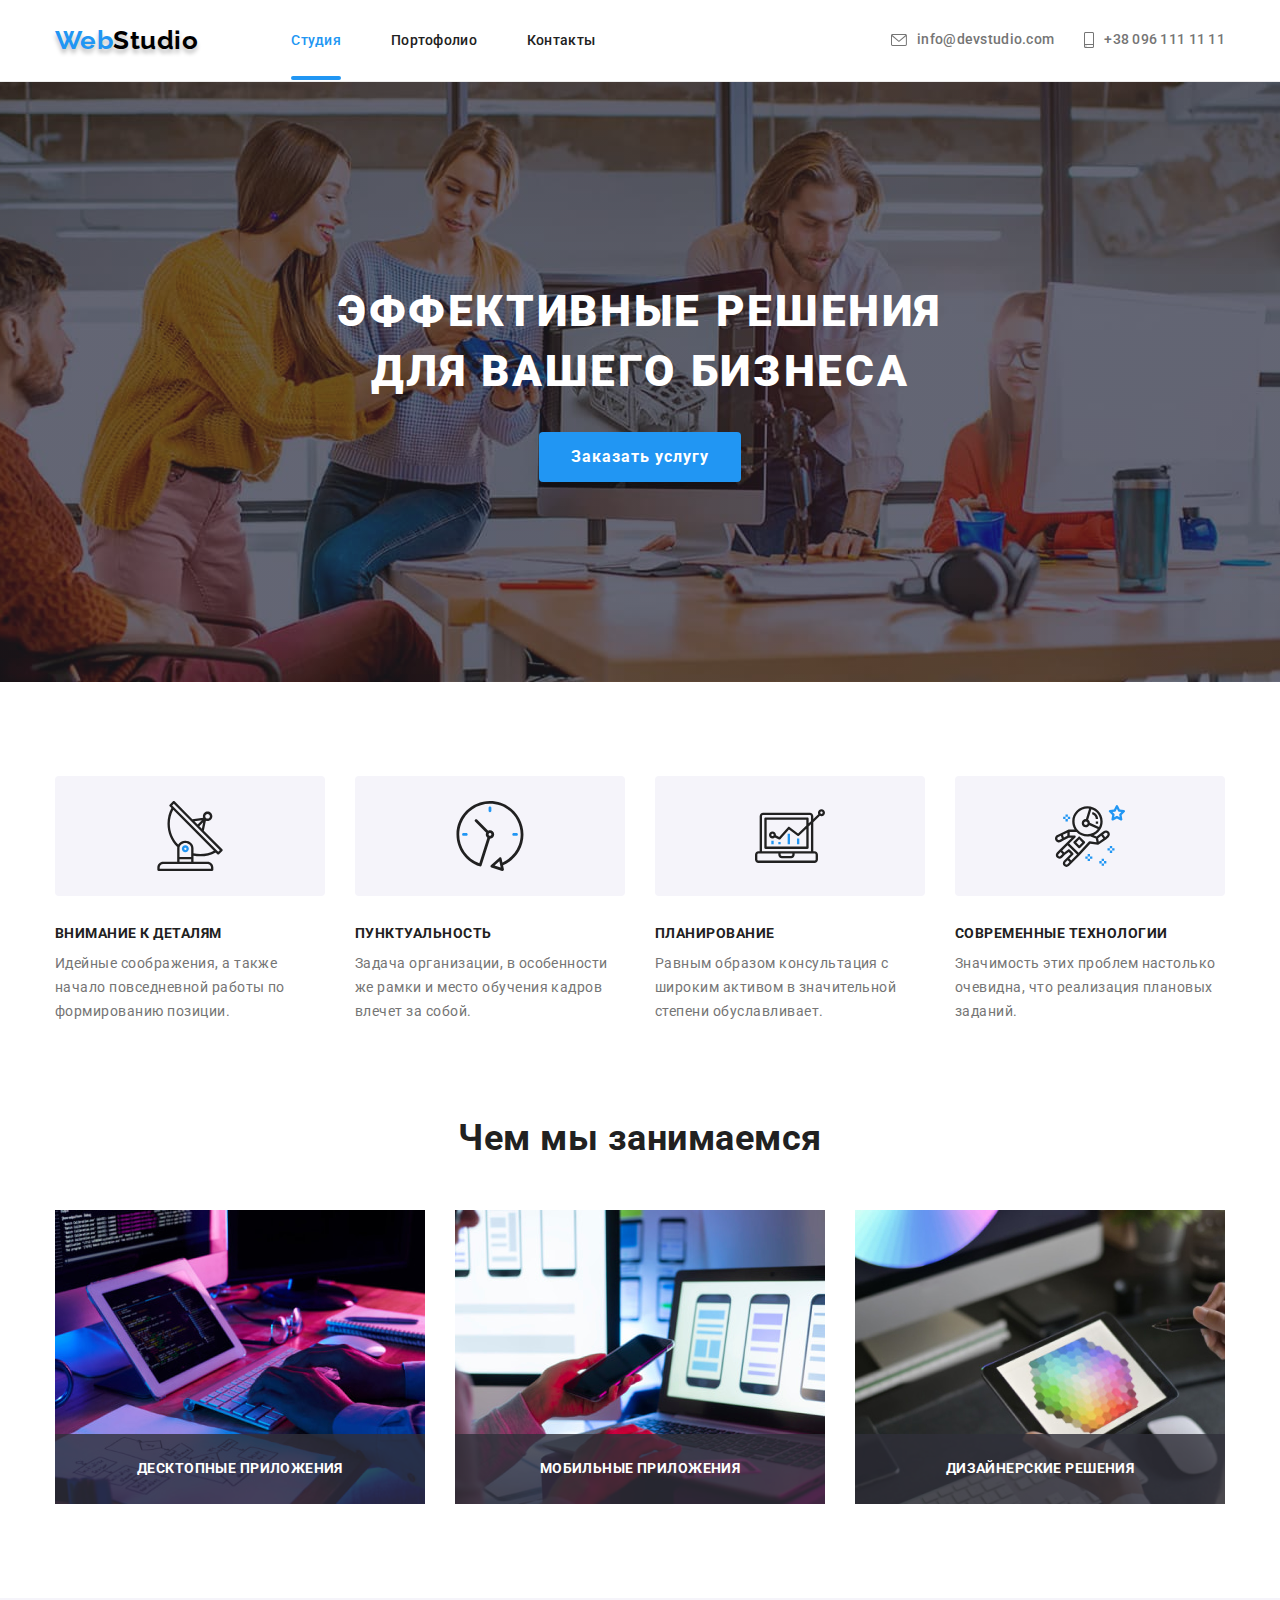
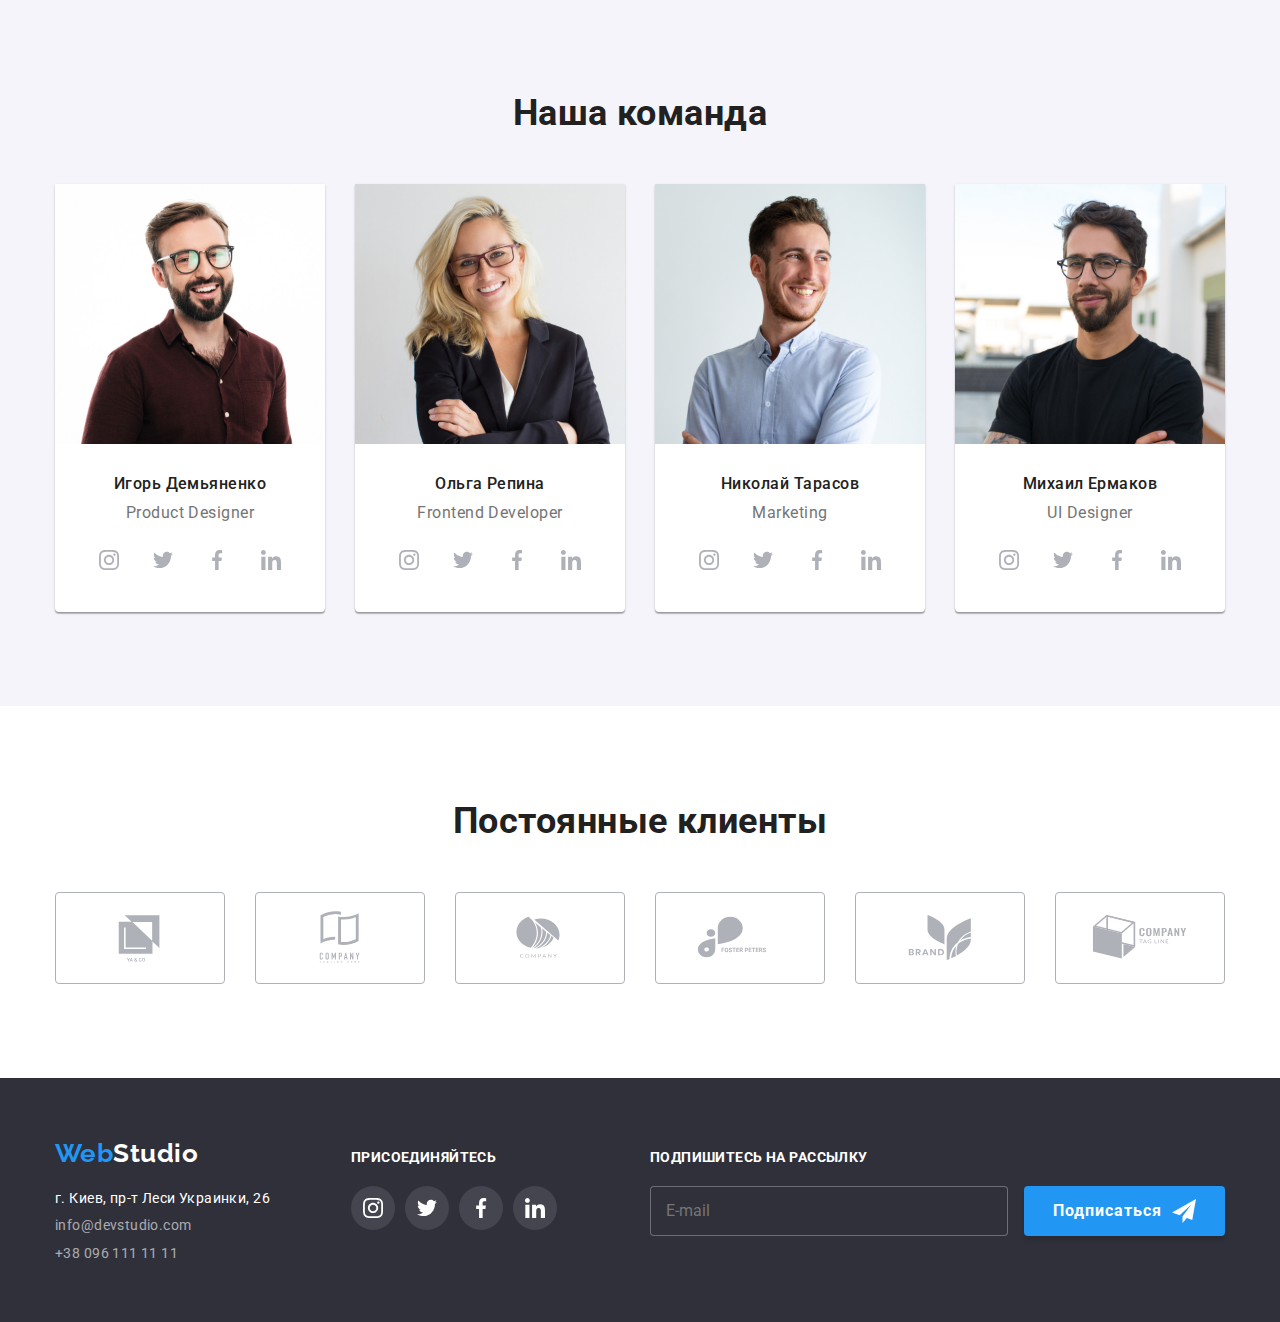
<file: index.html>
<!DOCTYPE html>
<html lang="ru">
<head>
    <meta charset="UTF-8">
    <meta http-equiv="X-UA-Compatible" content="IE=edge">
    <meta name="viewport" content="width=device-width, initial-scale=1.0">
    <title>Главная</title>
    <link rel="preconnect" href="https://fonts.googleapis.com">
    <link rel="preconnect" href="https://fonts.gstatic.com" crossorigin>
    <link href="https://fonts.googleapis.com/css2?family=Hurricane&family=Raleway:wght@700&family=Roboto:wght@400;500;700;900&display=swap"
        rel="stylesheet">
    <link rel="stylesheet" href="https://cdnjs.cloudflare.com/ajax/libs/modern-normalize/1.1.0/modern-normalize.min.css">
    <link rel="stylesheet" href="./css/styles.css">
</head>
<body>


    <!--Шапка сайта-->
    <header class="page-header">
        <div class="container header">
            <nav class="navigation-header">
                <a href="./index.html" class="logo"><span class="logo-web">Web</span>Studio</a>
                <ul class="site-nav">
                    <li class="site-nav-item"><a href="./index.html" class="site-nav-link current">Студия</a></li>
                    <li class="site-nav-item"><a href="./portfolio.html" class="site-nav-link">Портофолио</a></li>
                    <li class="site-nav-item"><a href="" class="site-nav-link">Контакты</a></li>
                </ul>
            </nav>
            <ul class="contacts-list">
                <li class="contacts-lis-item"><a href="mailto:info@devstudio.com" class="link">
                    <span class="contacts-list-icon">
                        <svg class="button-icon" width="16px" height="12px">
                            <use href="./images/icons.svg#icon-envelope"></use>
                        </svg>
                    </span>
                    info@devstudio.com</a></li>
                <li class="contacts-lis-item"><a href="tel:+380961111111" class="link">
                    <span class="contacts-list-icon">
                        <svg class="button-icon" width="10px" height="16px">
                            <use href="./images/icons.svg#icon-smartphone"></use>
                        </svg>
                    </span>
                    +38 096 111 11 11</a></li>
            </ul>
        </div>
    </header>

    <main>      
    <!--Основной заголовок сайта-->
    <section class="section-main">
        <div class="container">
            <h1 class="title-main-section">ЭФФЕКТИВНЫЕ РЕШЕНИЯ<br>ДЛЯ ВАШЕГО БИЗНЕСА</h1>
            <button type="button" class="button primary" data-modal-open>Заказать услугу</button>
        </div>
    </section>


    <!--Наши преимущества-->
    <section class="section">
        <div class="container">
            <h2 class="visually-hidden">Наши преимущества</h2>
            <ul class="advantages-list">
                <li class="advantages-list-item">
                    <div class="icon">
                        <svg class="button-icon" width="70px" height="70px">
                            <use href="./images/icons.svg#icon-antenna"></use>
                        </svg>
                    </div>
                    <h3 class="advantages-title">Внимание к деталям</h3>
                    <p class="advantages-text">Идейные соображения, а также начало повседневной работы по формированию позиции.</p>
                </li>

                <li class="advantages-list-item">
                    <div class="icon">
                        <svg class="button-icon" width="70px" height="70px">
                            <use href="./images/icons.svg#icon-clock"></use>
                        </svg>
                    </div>
                    <h3 class="advantages-title">Пунктуальность</h3>
                    <p class="advantages-text">Задача организации, в особенности же рамки и место обучения кадров влечет за собой.</p>
                </li>
                    
                <li class="advantages-list-item">
                    <div class="icon">
                        <svg class="button-icon" width="70px" height="70px">
                            <use href="./images/icons.svg#icon-diagram"></use>
                        </svg>
                    </div>
                    <h3 class="advantages-title">Планирование</h3>
                    <p class="advantages-text">Равным образом консультация с широким активом в значительной степени обуславливает.</p>
                </li>
                    
                <li class="advantages-list-item">
                    <div class="icon">
                        <svg class="button-icon" width="70px" height="70px">
                            <use href="./images/icons.svg#icon-astronaut"></use>
                        </svg>
                    </div>
                    <h3 class="advantages-title">Современные технологии</h3>
                    <p class="advantages-text">Значимость этих проблем настолько очевидна, что реализация плановых заданий.</p>
                </li>
            </ul>
        </div>
    </section>

    <!--Чем мы зпнимаемся-->
    <section class="section activity">
        <div class="container">
            <h2 class="section-title">Чем мы занимаемся</h2>
            <ul class="activity_list">
                <li class="activity-item"> 
                    <img src="./images/activities11.jpg" alt="Разработка сайтов"
                        width="370">
                    <div class="activity-card">
                        <p class="activity-content">Десктопные приложения</p>
                    </div>
                </li>

                <li class="activity-item">
                    <img src="./images/activities22.jpg" alt="Разработка мобильных приложений"
                        width="370">
                    <div class="activity-card">
                        <p class="activity-content">Мобильные приложения</p>
                    </div>
                </li>
                
                <li class="activity-item">
                    <img src="./images/activities33.jpg" alt="Разработка приложений для планшетов"
                        width="370">
                    <div class="activity-card">
                        <p class="activity-content">Дизайнерские решения</p>
                    </div>
                </li>
            </ul>
        </div>
    </section>
    
    <!--Наша команда-->
    <section class="section team">
        <div class="container">
            <h2 class="section-title">Наша команда</h2>
            <ul class="team-list">

                <li class="team-card">
                    <div class="card-thumb">
                        <img src="./images/demyanenko.jpg" alt="Игорь Демьяненко"
                            width="270">
                    </div>
                    <div class="team-card-content">
                        <h3 class="team-name">Игорь Демьяненко</h3>
                        <p class="team-profession">Product Designer</p>

                        <ul class="actions">
                            <li class="actions-item">
                                <a href="" class="icon instagram" aria-label="instagram">
                                    <span class="visually-hidden">Instagram</span>
                                    <svg class="button-icon" width="20px" height="20px">
                                        <use href="./images/icons.svg#icon-instagram"></use>
                                     </svg>
                                </a>
                            </li>

                            <li class="actions-item">
                                <a href="" class="icon twitter" aria-label="twitter">
                                    <span class="visually-hidden">Twitter</span>
                                    <svg class="button-icon" width="20px" height="20px">
                                        <use href="./images/icons.svg#icon-twitter"></use>
                                    </svg>
                                </a>
                            </li>

                            <li class="actions-item">
                                <a href="" class="icon facebook" aria-label="facebook">
                                    <span class="visually-hidden">Facebook</span>
                                    <svg class="button-icon" width="20px" height="20px">
                                        <use href="./images/icons.svg#icon-facebook"></use>
                                    </svg>
                                </a>
                            </li>

                            <li class="actions-item">
                                <a href="" class="icon linkedin" aria-label="linkedin">
                                    <span class="visually-hidden">Linkedin</span>
                                    <svg class="button-icon" width="20px" height="20px">
                                        <use href="./images/icons.svg#icon-linkedin"></use>
                                    </svg>
                                </a>
                            </li>

                        </ul>
                    </div>
                </li>

                <li class="team-card">
                    <div class="card-thumb">
                        <img src="./images/repina.jpg" alt="Ольга Репина"
                                width="270">
                    </div>
                    <div class="team-card-content">
                        <h3 class="team-name">Ольга Репина</h3>
                        <p class="team-profession">Frontend Developer</p>

                        <ul class="actions">
                            <li class="actions-item">
                                <a href="" class="icon instagram" aria-label="instagram">
                                    <span class="visually-hidden">Instagram</span>
                                    <svg class="button-icon" width="20px" height="20px">
                                        <use href="./images/icons.svg#icon-instagram"></use>
                                    </svg>
                                </a>
                            </li>
                        
                            <li class="actions-item">
                                <a href="" class="icon twitter" aria-label="twitter">
                                    <span class="visually-hidden">Twitter</span>
                                    <svg class="button-icon" width="20px" height="20px">
                                        <use href="./images/icons.svg#icon-twitter"></use>
                                    </svg>
                                </a>
                            </li>
                        
                            <li class="actions-item">
                                <a href="" class="icon facebook" aria-label="facebook">
                                    <span class="visually-hidden">Facebook</span>
                                    <svg class="button-icon" width="20px" height="20px">
                                        <use href="./images/icons.svg#icon-facebook"></use>
                                    </svg>
                                </a>
                            </li>
                        
                            <li class="actions-item">
                                <a href="" class="icon linkedin" aria-label="linkedin">
                                    <span class="visually-hidden">Linkedin</span>
                                    <svg class="button-icon" width="20px" height="20px">
                                        <use href="./images/icons.svg#icon-linkedin"></use>
                                    </svg>
                                </a>
                            </li>
                        </ul>

                    </div>
                </li>

                <li class="team-card">
                    <div class="card-thumb">
                        <img src="./images/trasov.jpg" alt="Николай Тарасов"
                                width="270">
                    </div>
                    <div class="team-card-content">
                        <h3 class="team-name">Николай Тарасов</h3>
                        <p class="team-profession">Marketing</p>

                        <ul class="actions">
                            <li class="actions-item">
                                <a href="" class="icon instagram" aria-label="instagram">
                                    <span class="visually-hidden">Instagram</span>
                                    <svg class="button-icon" width="20px" height="20px">
                                        <use href="./images/icons.svg#icon-instagram"></use>
                                    </svg>
                                </a>
                            </li>
                        
                            <li class="actions-item">
                                <a href="" class="icon twitter" aria-label="twitter">
                                    <span class="visually-hidden">Twitter</span>
                                    <svg class="button-icon" width="20px" height="20px">
                                        <use href="./images/icons.svg#icon-twitter"></use>
                                    </svg>
                                </a>
                            </li>
                        
                            <li class="actions-item">
                                <a href="" class="icon facebook" aria-label="facebook">
                                    <span class="visually-hidden">Facebook</span>
                                    <svg class="button-icon" width="20px" height="20px">
                                        <use href="./images/icons.svg#icon-facebook"></use>
                                    </svg>
                                </a>
                            </li>
                        
                            <li class="actions-item">
                                <a href="" class="icon linkedin" aria-label="linkedin">
                                    <span class="visually-hidden">Linkedin</span>
                                    <svg class="button-icon" width="20px" height="20px">
                                        <use href="./images/icons.svg#icon-linkedin"></use>
                                    </svg>
                                </a>
                            </li>
                        </ul>

                    </div>
                </li>

                <li class="team-card">
                    <div class="card-thumb">
                        <img src="./images/ermakov.jpg" alt="Михаил Ермаков"
                                width="270">
                    </div>
                    <div class="team-card-content">
                        <h3 class="team-name">Михаил Ермаков</h3>
                        <p class="team-profession">UI Designer</p>

                        <ul class="actions">
                            <li class="actions-item">
                                <a href="" class="icon instagram" aria-label="instagram">
                                    <span class="visually-hidden">Instagram</span>
                                    <svg class="button-icon" width="20px" height="20px">
                                        <use href="./images/icons.svg#icon-instagram"></use>
                                    </svg>
                                </a>
                            </li>
                        
                            <li class="actions-item">
                                <a href="" class="icon twitter" aria-label="twitter">
                                    <span class="visually-hidden">Twitter</span>
                                    <svg class="button-icon" width="20px" height="20px">
                                        <use href="./images/icons.svg#icon-twitter"></use>
                                    </svg>
                                </a>
                            </li>
                        
                            <li class="actions-item">
                                <a href="" class="icon facebook" aria-label="facebook">
                                    <span class="visually-hidden">Facebook</span>
                                    <svg class="button-icon" width="20px" height="20px">
                                        <use href="./images/icons.svg#icon-facebook"></use>
                                    </svg>
                                </a>
                            </li>
                        
                            <li class="actions-item">
                                <a href="" class="icon linkedin" aria-label="linkedin">
                                    <span class="visually-hidden">Linkedin</span>
                                    <svg class="button-icon" width="20px" height="20px">
                                        <use href="./images/icons.svg#icon-linkedin"></use>
                                    </svg>
                                </a>
                            </li>
                        </ul>

                    </div>
                </li>

            </ul>
        </div>
    </section>
    
<!-- Постоянные клиенты -->
    <section class="section client">
        <div class="container">
            <h2 class="section-title">Постоянные клиенты</h2>
            <ul class="clients">
                <li class="clients-item">
                    <a href="" class="icon client1" aria-label="client1">
                        <span class="visually-hidden">Client1</span>
                        <svg class="button-icon" width="106px" height="60px">
                            <use href="./images/icons.svg#icon-client1"></use>
                        </svg>
                    </a>
                </li>

                <li class="clients-item">
                    <a href="" class="icon client2" aria-label="client2">
                        <span class="visually-hidden">Client2</span>
                        <svg class="button-icon" width="106px" height="60px">
                            <use href="./images/icons.svg#icon-client2"></use>
                        </svg>
                    </a>
                </li>

                <li class="clients-item">
                    <a href="" class="icon client3" aria-label="client3">
                        <span class="visually-hidden">Client3</span>
                        <svg class="button-icon" width="106px" height="60px">
                            <use href="./images/icons.svg#icon-client3"></use>
                        </svg>
                    </a>
                </li>

                <li class="clients-item">
                    <a href="" class="icon client4" aria-label="client4">
                        <span class="visually-hidden">Client4</span>
                        <svg class="button-icon" width="106px" height="60px">
                            <use href="./images/icons.svg#icon-client4"></use>
                        </svg>
                    </a>
                </li>

                <li class="clients-item">
                    <a href="" class="icon client5" aria-label="client5">
                        <span class="visually-hidden">Client5</span>
                        <svg class="button-icon" width="106px" height="60px">
                            <use href="./images/icons.svg#icon-client5"></use>
                        </svg>
                    </a>
                </li>

                <li class="clients-item">
                    <a href="" class="icon client6" aria-label="client6">
                        <span class="visually-hidden">Client6</span>
                        <svg class="button-icon" width="106px" height="60px">
                            <use href="./images/icons.svg#icon-client6"></use>
                        </svg>
                    </a>
                </li>
            </ul>

        </div>
    </section>
    </main>

    <!--Подвал с контактами-->
    <footer class="section-footer">
        <div class="container footer">
            <div class="container-logo">
                <a href="./index.html" class="logo-footer"><span class="logo-web-footer">Web</span>Studio</a>
                    <address class="container-address">
                        <ul class="contacts-list-footer">
                            <li class="contacts-list-footer-item">
                                <a href="https://www.google.com.ua/maps/place/%D0%B1%D1%83%D0%BB.+%D0%9B%D0%B5%D1%81%D0%B8+%D0%A3%D0%BA%D1%80%D0%B0%D0%B8%D0%BD%D0%BA%D0%B8,+26,+%D0%9A%D0%B8%D0%B5%D0%B2,+02000/@50.4265807,30.5361971,17z/data=!3m1!4b1!4m5!3m4!1s0x40d4cf0e033ecbe9:0x57a4dffefec77da0!8m2!3d50.4265807!4d30.5383859?hl=ru"
                                    target="_blank" title="Карта Google" class="address-link">г. Киев, пр-т Леси Украинки, 26 </a>
                            </li>
                            <li class="contacts-list-footer-item">
                                <a href="mailto:info@devstudio.com" class="contacts-link">info@devstudio.com</a><br />
                            </li>
                            <li class="contacts-list-footer-item">
                                <a href="tel:+380961111111" class="contacts-link">+38 096 111 11 11</a>
                            </li>
                        </ul>
                    </address>
            </div>
            <div class="container-address-footer">
                <p class="join-title">Присоединяйтесь</p>
                <ul class="actions-footer">
                    <li class="actions-item">
                        <a href="" class="icon-footer" aria-label="instagram">
                            <span class="visually-hidden">Instagram</span>
                            <svg class="button-icon" width="20px" height="20px">
                                <use href="./images/icons.svg#icon-instagram"></use>
                            </svg>
                        </a>
                    </li>
                
                    <li class="actions-item">
                        <a href="" class="icon-footer" aria-label="twitter">
                            <span class="visually-hidden">Twitter</span>
                            <svg class="button-icon" width="20px" height="20px">
                                <use href="./images/icons.svg#icon-twitter"></use>
                            </svg>
                        </a>
                    </li>
                
                    <li class="actions-item">
                        <a href="" class="icon-footer" aria-label="facebook">
                            <span class="visually-hidden">Facebook</span>
                            <svg class="button-icon" width="20px" height="20px">
                                <use href="./images/icons.svg#icon-facebook"></use>
                            </svg>
                        </a>
                    </li>
                
                    <li class="actions-item">
                        <a href="" class="icon-footer" aria-label="linkedin">
                            <span class="visually-hidden">Linkedin</span>
                            <svg class="button-icon" width="20px" height="20px">
                                <use href="./images/icons.svg#icon-linkedin"></use>
                            </svg>
                        </a>
                    </li>
                </ul>
            </div>

            <!-- Подписка в футере -->
            <div class="subscription">
                <p class="subscription-title">Подпишитесь на рассылку</p>
                <form>
                    <label class="subscription-label" for="email"></label>
                    <input class="subscription-input" type="email" name="subscription" id="email" placeholder="E-mail">
                    <button class="subscription-button" type="submit">
                        Подписаться
                        <svg class="button-icon-send" width="24px" height="24px">
                            <use href="./images/icons.svg#icon-send"></use>
                        </svg>
                    </button>
                </form>
            </div>

        </div>
    </footer>

    <!-- Модальное окно -->
    <div class="backdrop is-hidden" data-modal>
        <div class="modal">
            <button class="icon-close-button" data-modal-close> 
                <svg class="icon-close" width="18px" height="18px">
                <use href="./images/icons.svg#icon-close"></use>
            </svg>
            </button>
            <h2 class="modal-title">Оставьте свои данные, мы вам перезвоним</h2>
            <form class="form">
                <div class="form-field">
                    <label class="form-label" for="name">Имя</label>
                    <div class="block-svg">
                        <input class="form-input" type="text" name="username" id="name">
                        <svg class="modal-icon" width="12px" height="12px">
                            <use href="./images/icons.svg#icon-name"></use>
                        </svg>
                    </div>
                </div>

                <div class="form-field">
                    <label class="form-label" for="tel">Телефон</label>
                    <div class="block-svg">
                        <input class="form-input" type="tel" name="phone-numbe" id="tel">
                        <svg class="modal-icon" width="12px" height="12px">
                            <use href="./images/icons.svg#icon-tell"></use>
                        </svg>
                    </div>
                </div>

                <div class="form-field">
                    <label class="form-label" for="mail">Почта</label>
                    <div class="block-svg">
                        <input class="form-input" type="email" name="email" id="mail">
                        <svg class="modal-icon" width="12px" height="12px">
                            <use href="./images/icons.svg#icon-mail"></use>
                        </svg>
                    </div>
                </div>

                <div class="form-field-comment">
                    <label class="form-label" for="comment">Комментарий</label>
                    <textarea class="form-textarea" name="comment" rows="10" id="comment" placeholder="Введите текст"></textarea>
                </div>

                <div class="form-checkbox">
                    <label class="checkbox-label" for="agreement">
                        <input class="checkbox-input" type="checkbox" name="agreement" value="yes" id="agreement">
                        <svg class="checkbox-icon" width="16px" height="15px">
                            <use href="./images/icons.svg#icon-check"></use>
                        </svg>
                        Соглашаюсь с рассылкой и принимаю <a href=""> Условия договора</a>
                    </label>
                </div>

                <button class="button-modal" type="submit">Отправить</button>

            </form>
        </div>
    </div>

    <script src="./js/modal.js"></script>

</body>
</html>
</file>
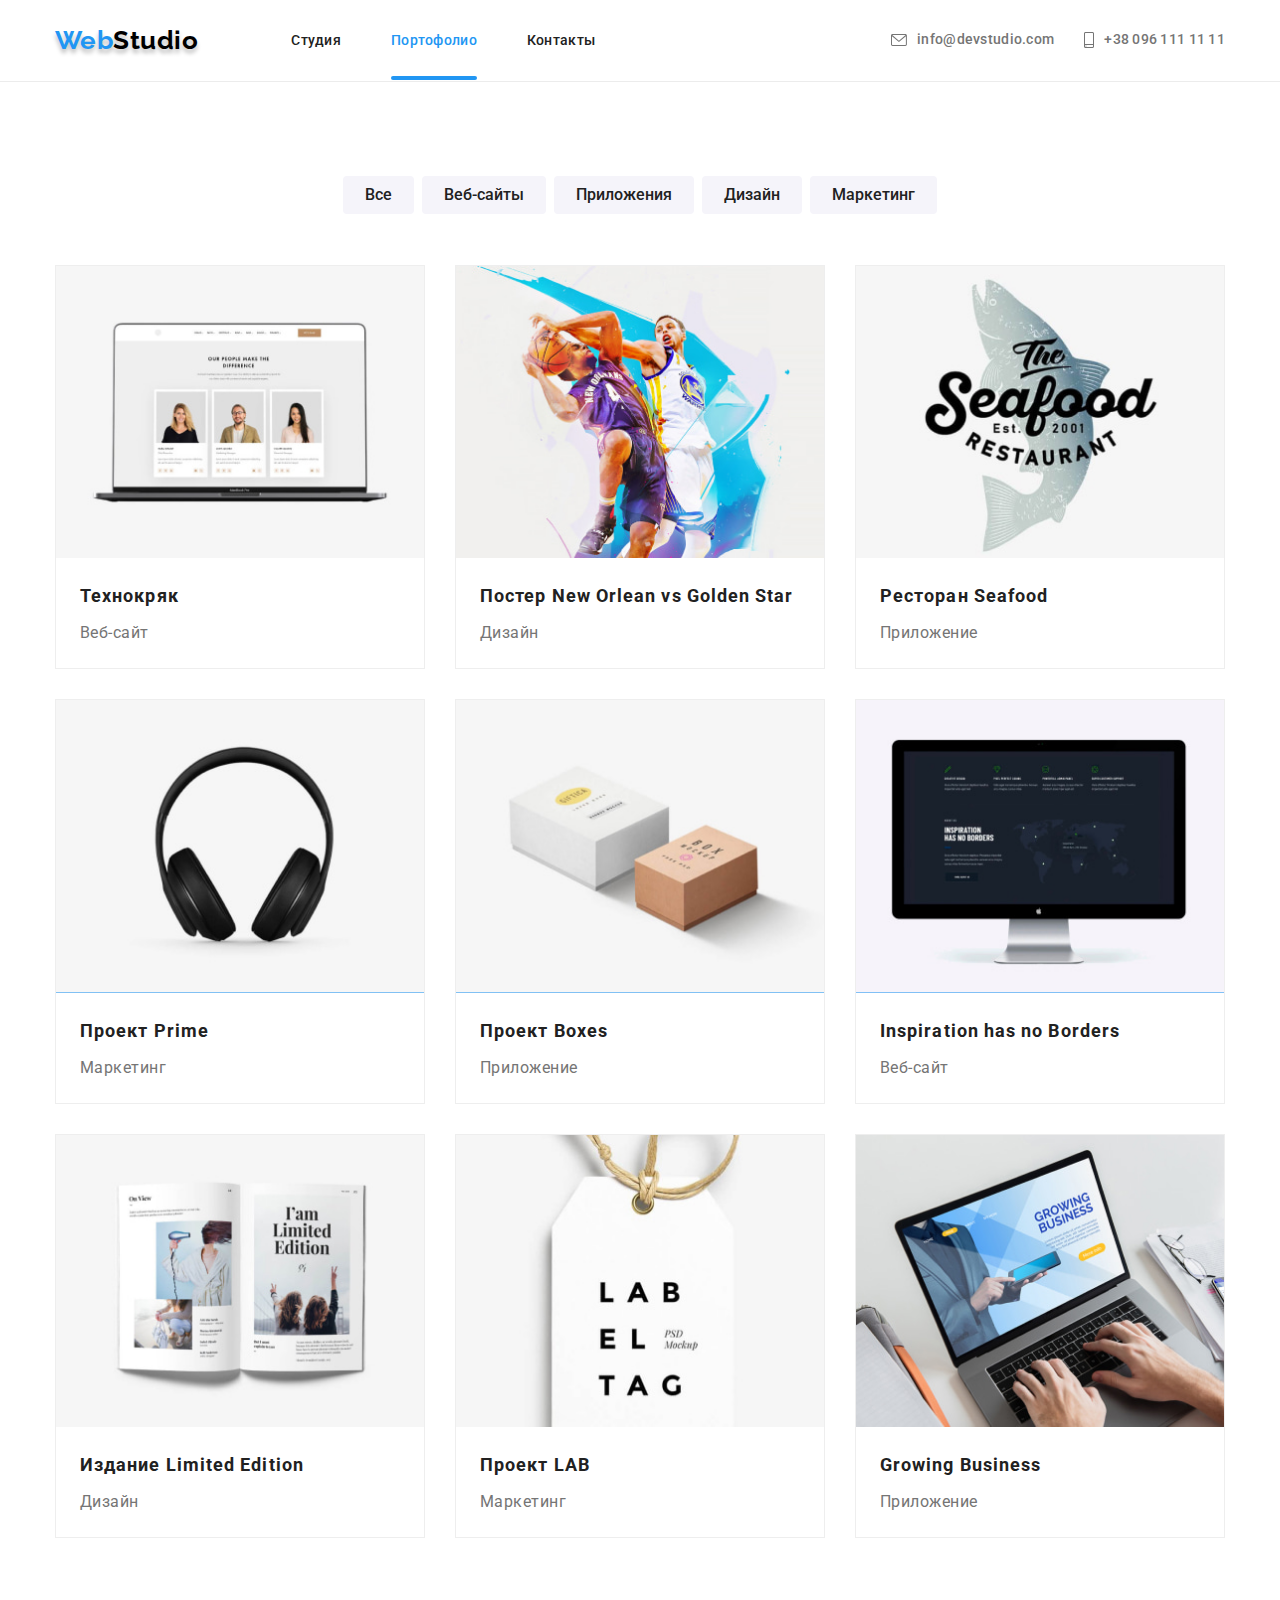
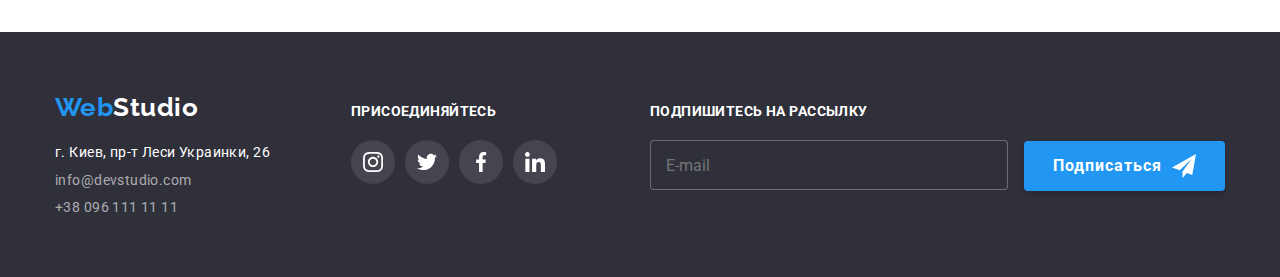
<file: portfolio.html>
<!DOCTYPE html>
<html lang="ru">
<head>
    <meta charset="UTF-8">
    <meta http-equiv="X-UA-Compatible" content="IE=edge">
    <meta name="viewport" content="width=device-width, initial-scale=1.0">
    <title>Портфолио</title>
    <link rel="preconnect" href="https://fonts.googleapis.com">
    <link rel="preconnect" href="https://fonts.gstatic.com" crossorigin>
    <link
        href="https://fonts.googleapis.com/css2?family=Hurricane&family=Raleway:wght@700&family=Roboto:wght@400;500;700;900&display=swap"
        rel="stylesheet">
    <link rel="stylesheet" href="https://cdnjs.cloudflare.com/ajax/libs/modern-normalize/1.1.0/modern-normalize.min.css">
    <link rel="stylesheet" href="./css/styles.css">
</head>
<body>

    <!--Шапка сайта-->
    <header class="page-header">
        <div class="container header">
            <nav class="navigation-header">
                <a href="./index.html" class="logo"><span class="logo-web">Web</span>Studio</a>
                <ul class="site-nav">
                    <li class="site-nav-item"><a href="./index.html" class="site-nav-link">Студия</a></li>
                    <li class="site-nav-item"><a href="./portfolio.html" class="site-nav-link current">Портофолио</a></li>
                    <li class="site-nav-item"><a href="" class="site-nav-link">Контакты</a></li>
                </ul>
            </nav>
            <ul class="contacts-list">
                <li class="contacts-lis-item"><a href="mailto:info@devstudio.com" class="link">
                        <span class="contacts-list-icon">
                            <svg class="button-icon" width="16px" height="12px">
                                <use href="./images/icons.svg#icon-envelope"></use>
                            </svg>
                        </span>
                        info@devstudio.com</a></li>
                <li class="contacts-lis-item"><a href="tel:+380961111111" class="link">
                        <span class="contacts-list-icon">
                            <svg class="button-icon" width="10px" height="16px">
                                <use href="./images/icons.svg#icon-smartphone"></use>
                            </svg>
                        </span>
                        +38 096 111 11 11</a></li>
            </ul>
        </div>
    </header>

    <main>

        <!--Наше портфолио-->
        <section class="section">
            <div class="container">
                <h1 class="visually-hidden">Наше портфолио</h1>
                <ul class="button-list">
                    <li class="button-list-item">
                        <button type="button" class="button secondary">Все</button>
                    </li>

                    <li class="button-list-item">
                        <button type="button" class="button secondary">Веб-сайты</button>
                    </li>

                    <li class="button-list-item">
                        <button type="button" class="button secondary">Приложения</button>
                    </li>

                    <li class="button-list-item">
                        <button type="button" class="button secondary">Дизайн</button>
                    </li>
                    
                    <li class="button-list-item">
                        <button type="button" class="button secondary">Маркетинг</button>
                    </li>
                </ul>

                <ul class="work-list">
                    <li class="item-card">
                        <a href="" class="item-card-link">
                            <div class="card-thumb">
                                <img class="card-thumb-img" src="./images/technoquack.jpg" alt="Пример веб-сайта на ноут-буке">
                                <div class="actions-description">
                                    <p class="description">Ресурс предлагает комплексные предложения с разным уровнем функционала и сервисов. Все это
                                        позволит посетителю получить
                                        исчерпывающие сведения о компании или частном лице.</p>
                                </div>
                            </div>
                            <div class="card-content">
                                <h2 class="work-title">Технокряк</h2>
                                <p class="work-category">Веб-сайт</p>
                            </div>
                        </a>
                    </li>

                    <li class="item-card">
                        <a href="" class="item-card-link">
                            <div class="card-thumb">
                                <img src="./images/orlean.jpg" alt="Два баскетболиста">
                                <div class="actions-description">
                                    <p class="description">Ресурс предлагает комплексные предложения с разным уровнем функционала и сервисов. Все это
                                        позволит посетителю получить
                                        исчерпывающие сведения о компании или частном лице.</p>
                                </div>
                            </div>
                            <div class="card-content">
                                <h2 class="work-title">Постер New Orlean vs Golden Star</h2>
                                <p class="work-category">Дизайн</p>
                            </div>
                        </a>
                    </li>

                    <li class="item-card">
                        <a href="" class="item-card-link">
                            <div class="card-thumb">
                                <img src="./images/seafood.jpg" alt="Эмблема рыбного ресторана">
                                <div class="actions-description">
                                    <p class="description">Ресурс предлагает комплексные предложения с разным уровнем функционала и сервисов. Все это
                                        позволит посетителю получить
                                        исчерпывающие сведения о компании или частном лице.</p>
                                </div>
                            </div>
                            <div class="card-content">
                                <h2 class="work-title">Ресторан Seafood</h2>
                                <p class="work-category">Приложение</p>
                            </div>
                        </a>
                    </li>

                    <li class="item-card">
                        <a href="" class="item-card-link">
                            <div class="card-thumb">
                                <img src="./images/prime.jpg" alt="Черные наушники">
                                <div class="actions-description">
                                    <p class="description">Ресурс предлагает комплексные предложения с разным уровнем функционала и сервисов. Все это
                                        позволит посетителю получить
                                        исчерпывающие сведения о компании или частном лице.</p>
                                </div>
                            </div>
                            <div class="card-content">
                                <h2 class="work-title">Проект Prime</h2>
                                <p class="work-category">Маркетинг</p>
                            </div>
                        </a>
                    </li>

                    <li class="item-card">
                        <a href="" class="item-card-link">
                            <div class="card-thumb">
                                <img src="./images/boxes.jpg" alt="Две картонные каробки">
                                <div class="actions-description">
                                    <p class="description">Ресурс предлагает комплексные предложения с разным уровнем функционала и сервисов. Все это
                                        позволит посетителю получить
                                        исчерпывающие сведения о компании или частном лице.</p>
                                </div>
                            </div>
                            <div class="card-content">
                                <h2 class="work-title">Проект Boxes</h2>
                                <p class="work-category">Приложение</p>
                            </div>
                        </a>
                    </li>

                    <li class="item-card">
                        <a href="" class="item-card-link">
                            <div class="card-thumb">
                                <img src="./images/inspiration.jpg" alt="Пример веб-сайта на монитору">
                                <div class="actions-description">
                                    <p class="description">Ресурс предлагает комплексные предложения с разным уровнем функционала и сервисов. Все это
                                        позволит посетителю получить
                                        исчерпывающие сведения о компании или частном лице.</p>
                                </div>
                            </div>
                            <div class="card-content">
                                <h2 class="work-title">Inspiration has no Borders</h2>
                                <p class="work-category">Веб-сайт</p>
                            </div>
                        </a>
                    </li>

                    <li class="item-card">
                        <a href="" class="item-card-link">
                            <div class="card-thumb">
                                <img src="./images/publishing.jpg" alt="Открытый журнал">
                                <div class="actions-description">
                                    <p class="description">Ресурс предлагает комплексные предложения с разным уровнем функционала и сервисов. Все это
                                        позволит посетителю получить
                                        исчерпывающие сведения о компании или частном лице.</p>
                                </div>
                            </div>
                            <div class="card-content">
                                <h2 class="work-title">Издание Limited Edition</h2>
                                <p class="work-category">Дизайн</p>
                            </div>
                        </a>
                    </li>

                    <li class="item-card">
                        <a href="" class="item-card-link">
                            <div class="card-thumb">
                                <img src="./images/lab.jpg" alt="Бирка с надписью">
                                <div class="actions-description">
                                    <p class="description">Ресурс предлагает комплексные предложения с разным уровнем функционала и сервисов. Все это
                                        позволит посетителю получить
                                        исчерпывающие сведения о компании или частном лице.</p>
                                </div>
                            </div>
                            <div class="card-content">
                                <h2 class="work-title">Проект LAB</h2>
                                <p class="work-category">Маркетинг</p>
                            </div>
                        </a>
                    </li>

                    <li class="item-card">
                        <a href="" class="item-card-link">
                            <div class="card-thumb">
                                <img src="./images/business.jpg" alt="Открытий ноут-бук">
                                <div class="actions-description">
                                    <p class="description">Ресурс предлагает комплексные предложения с разным уровнем функционала и сервисов. Все это
                                        позволит посетителю получить
                                        исчерпывающие сведения о компании или частном лице.</p>
                                </div>
                            </div>
                            <div class="card-content">
                                <h2 class="work-title">Growing Business</h2>
                                <p class="work-category">Приложение</p>
                            </div>
                        </a>
                    </li>
                </ul>
            </div>
        </section>

    </main>

    <!--Подвал с контактами-->
    <footer class="section-footer">
        <div class="container footer">
            <div class="container-logo">
                <a href="./index.html" class="logo-footer"><span class="logo-web-footer">Web</span>Studio</a>
                <address class="container-address">
                    <ul class="contacts-list-footer">
                        <li class="contacts-list-footer-item">
                            <a href="https://www.google.com.ua/maps/place/%D0%B1%D1%83%D0%BB.+%D0%9B%D0%B5%D1%81%D0%B8+%D0%A3%D0%BA%D1%80%D0%B0%D0%B8%D0%BD%D0%BA%D0%B8,+26,+%D0%9A%D0%B8%D0%B5%D0%B2,+02000/@50.4265807,30.5361971,17z/data=!3m1!4b1!4m5!3m4!1s0x40d4cf0e033ecbe9:0x57a4dffefec77da0!8m2!3d50.4265807!4d30.5383859?hl=ru"
                                target="_blank" title="Карта Google" class="address-link">г. Киев, пр-т Леси Украинки, 26
                            </a>
                        </li>
                        <li class="contacts-list-footer-item">
                            <a href="mailto:info@devstudio.com" class="contacts-link">info@devstudio.com</a><br />
                        </li>
                        <li class="contacts-list-footer-item">
                            <a href="tel:+380961111111" class="contacts-link">+38 096 111 11 11</a>
                        </li>
                    </ul>
                </address>
            </div>
            <div class="container-address-footer">
                <p class="join-title">Присоединяйтесь</p>
                <ul class="actions-footer">
                    <li class="actions-item">
                        <a href="" class="icon-footer" aria-label="instagram">
                            <span class="visually-hidden">Instagram</span>
                            <svg class="button-icon" width="20px" height="20px">
                                <use href="./images/icons.svg#icon-instagram"></use>
                            </svg>
                        </a>
                    </li>
    
                    <li class="actions-item">
                        <a href="" class="icon-footer" aria-label="twitter">
                            <span class="visually-hidden">Twitter</span>
                            <svg class="button-icon" width="20px" height="20px">
                                <use href="./images/icons.svg#icon-twitter"></use>
                            </svg>
                        </a>
                    </li>
    
                    <li class="actions-item">
                        <a href="" class="icon-footer" aria-label="facebook">
                            <span class="visually-hidden">Facebook</span>
                            <svg class="button-icon" width="20px" height="20px">
                                <use href="./images/icons.svg#icon-facebook"></use>
                            </svg>
                        </a>
                    </li>
    
                    <li class="actions-item">
                        <a href="" class="icon-footer" aria-label="linkedin">
                            <span class="visually-hidden">Linkedin</span>
                            <svg class="button-icon" width="20px" height="20px">
                                <use href="./images/icons.svg#icon-linkedin"></use>
                            </svg>
                        </a>
                    </li>
                </ul>
            </div>

            <!-- Подписка в футере -->
            <div class="subscription">
                <p class="subscription-title">Подпишитесь на рассылку</p>
                <form>
                    <label class="subscription-label" for="email"></label>
                    <input class="subscription-input" type="email" name="subscription" id="email" placeholder="E-mail">
                    <button class="subscription-button" type="submit">
                        Подписаться
                        <svg class="button-icon-send" width="24px" height="24px">
                            <use href="./images/icons.svg#icon-send"></use>
                        </svg>
                    </button>
                </form>
            </div>
            
        </div>
    </footer>

</body>
</html>
</file>
<file: css/styles.css>
:root {
  --primary-text-color: #757575;
  --title-text-color: #212121;
  --accent-color: #2196f3;
  --white-color: #ffffff;
  --background-color-secondary: #f5f4fa;
  --background-color-accent: #2f303a;
  --color-icon: #AFB1B8;
}

html {
  box-sizing: border-box;
}

*,
*::before
*::after {
  box-sizing: inherit;
}


body {
  background-color: var(--white-color);
  color: var(--primary-text-color);
  font-family: 'Roboto', sans-serif;
  letter-spacing: 0.03em;
}
img {
  display: block;
  max-width: 100%;
  height: auto;
}

button {
  font-family: inherit;
  cursor: pointer;
}

.container {
  width: 100%;
  max-width: 1200px;
  padding-left: 15px;
  padding-right: 15px;
  margin-left: auto;
  margin-right: auto;
}

.section {
  padding-top: 94px;
  padding-bottom: 94px;
}

/* Шапка сайта */
.page-header {
  padding-top: 25px;
  padding-bottom: 25px;
  border-bottom: 1px solid #ECECEC;
}

.container.header {
  display: flex;
  align-items: center;
}

/* Навигации по сайту */

.navigation-header {
  display: flex;
  align-items: center;
}

.site-nav {
  display: flex;
  margin-top: 0px;
  margin-bottom: 0px;
  list-style: none;
  padding: 0px;
  /* margin: 0px; */
}


.site-nav-item:not(:last-child) {
  margin-right: 50px;
}


.site-nav-link {
  color: var(--title-text-color);
  text-decoration: none;
  font-weight: 500;
  font-size: 14px;
  line-height: 1.14;
  letter-spacing: 0.02em;
  padding-top: 32px;
  padding-bottom: 32px;

  transition-property: color;
  transition-duration: 250ms;
  transition-timing-function: cubic-bezier(0.4, 0, 0.2, 1);
}

.site-nav-link:hover,
.site-nav-link:focus {
  position: relative;
  color: var(--accent-color);
}


/* Подчеркивание активной страницы */

.site-nav-link.current {
  position: relative;
  color: var(--accent-color);
}

.site-nav-link.current::after {
  content: '';
  position: absolute;
  left: 0;
  bottom: 0;

  display: block;
  width: 100%;
  height: 4px;
  background-color: var(--accent-color);
  border-radius: 2px;
}



/* Логотип */
.logo {
  margin-right: 93px;
  
  color: #000000;
  text-decoration: none;
  font-family: 'Raleway', sans-serif;
  font-weight: 700;
  font-size: 26px;
  line-height: 1.19;
  text-shadow: 0px 4px 4px rgba(0, 0, 0, 0.25);
}

.logo-web {
  color: var(--accent-color);
}


/* Контакты в хедере */
.contacts-list {
  display: flex;
  margin-left: auto;
  margin-bottom: 0px;
  margin-top: 0px;
  padding: 0px;
  list-style: none;
}

.contacts-list-icon {
  display: flex;
  margin-right: 10px;
}

.contacts-lis-item:not(:last-child) {
  margin-right: 30px;
}

.contacts-list .link {
  display: flex;
  align-items: center;
  color: var(--primary-text-color);
  text-decoration: none;
  font-weight: 500;
  font-size: 14px;
  line-height: 1.14;
  letter-spacing: 0.02em;

  transition-property: color;
  transition-duration: 250ms;
  transition-timing-function: cubic-bezier(0.4, 0, 0.2, 1);
}

.contacts-list .link:hover,
.contacts-list .link:focus {
  color: var(--accent-color);
}

/* Основной заголовок сайта */
.title-main-section {
  color: var(--white-color);
  font-weight: 900;
  font-size: 44px;
  line-height: 1.36;
  letter-spacing: 0.06em;
  text-transform: uppercase;
  margin-top: 0px;
  margin-bottom: 30px;
}

.section-main {
  max-width: 1600px;
  margin-right: auto;
  margin-left: auto;
  padding: 200px 0;
  text-align: center;

  background-color: #C4C4C4;
  background-image: linear-gradient(to right, rgba(47, 48, 58, 0.4), rgba(47, 48, 58, 0.4)),
  url("../images/hero.jpg");
  background-repeat: no-repeat;
  background-size: cover;
  background-position: center;
}

/* Кнопки общие  */


.button {
  color: var(--white-color);
  background-color: var(--accent-color);
  border-radius: 4px;
  border: none;
}

/* Кнопка в герое */

.button.primary {
  text-align: center;
  padding: 10px 32px;
  
  font-weight: 700;
  font-size: 16px;
  line-height: 1.88;
  letter-spacing: 0.06em;
  box-shadow: 0px 4px 4px rgba(0, 0, 0, 0.15);

  transition-property: background-color;
  transition-duration: 250ms;
  transition-timing-function: cubic-bezier(0.4, 0, 0.2, 1);
}

.button.primary:hover,
.button.primary:focus {
  background-color: #188CE8;
}

/* Наши преимущества */

.visually-hidden {
  position: absolute;
  width: 1px;
  height: 1px;
  margin: -1px;
  padding: 0px;
  border: 0px;
  white-space: nowrap;
  clip-path: inset(100%);
  clip: rect(0 0 0 0);
  overflow: hidden;
}

.advantages-list {
  display: flex;
  padding: 0px;
  margin: 0px;

  list-style: none;
}

.advantages-list-item:not(:last-child) {
  margin-right: 30px;
}

.advantages-list-item .icon {
  display: flex;
  justify-content: center;
  align-items: center;
  width: 270px;
  height: 120px;
  background-color: var(--background-color-secondary);
  border-radius: 4px;
  margin-bottom: 30px;
  margin-top: 0px;
}

.advantages-title {
  color: var(--title-text-color);
  font-weight: 700;
  font-size: 14px;
  line-height: 1.14;
  text-transform: uppercase;
  margin-top: 0px;
  margin-bottom: 10px;
}
.advantages-text {
  font-size: 14px;
  line-height: 1.71;
  margin-top: 0px;
  margin-bottom: 0px;
}

.section-advantages {
  padding-top: 94px;
}


/* Чем мы занимаемся */

.section.activity {
  padding-top: 0px;
}

.section-title {
  color: var(--title-text-color);
  font-weight: 700;
  font-size: 36px;
  line-height: 1.17;
  text-align: center;
  margin-top: 0px;
  margin-bottom: 50px;
}

.activity_list {
  display: flex;
  justify-content: space-between;
  padding: 0px;
  margin: 0px;

  list-style: none;
}

.activity-content {
  font-weight: 700;
  font-size: 14px;
  line-height: 1.14;
  letter-spacing: 0.03em;
  text-transform: uppercase;
  color: var(--white-color);
  margin: 0px;
}

.activity-item {
  position: relative;
}

.activity-card {
  display: flex;
  align-items: center;
  justify-content: center;

  width: 370px;
  height: 70px;
  background: rgba(47, 48, 58, 0.8);
  
  position: absolute;
  bottom: 0;
  right: 0;
}




/* Наша команда */
.section.team {
  background-color: var(--background-color-secondary);
}

.team-list {
  display: flex;
  padding: 0px;
  margin: 0px;

  list-style: none;
}

.team-list > .team-card:not(:last-child) {
  margin-right: 30px;
}

.team-card {
  background: var(--white-color); 
  box-shadow: 0px 1px 3px rgba(0, 0, 0, 0.12),
  0px 1px 1px rgba(0, 0, 0, 0.14),
  0px 2px 1px rgba(0, 0, 0, 0.2);
  border-radius: 0px 0px 4px 4px;
}

.team-card-content {
  padding-top: 30px;
  padding-bottom: 30px;
}

.team-name {
  color: var(--title-text-color);
  font-weight: 500;
  font-size: 16px;
  line-height: 1.19;
  text-align: center;
  margin-top: 0px;
  margin-bottom: 10px;
}
.team-profession {
  font-size: 16px;
  line-height: 1.19;
  text-align: center;
  margin-top: 0px;
  margin-bottom: 16px;
}

.actions {
  display: flex;
  justify-content: center;
  margin: 0px;
  padding: 0px;
  list-style: none;
}

.actions-item .icon {
  display: flex;
  justify-content: center;
  align-items: center;
  margin: 0px;
  padding: 0px;
  width: 44px;
  height: 44px;
  background-color: var(--white-color);
  border: none;
  border-radius: 50%;
  color: var(--color-icon);

  transition-property: background-color, color;
  transition-duration: 250ms;
  transition-timing-function: cubic-bezier(0.4, 0, 0.2, 1);
}

.button-icon {
  fill: currentColor;
}

.actions-item .icon:hover,
.actions-item .icon:focus {
  background-color: var(--accent-color);
  color: var(--white-color);
}

.actions > .actions-item:not(:last-child) {
  margin-right: 10px;
}


/* Наши клиенты */

.clients {
  display: flex;
  justify-content: center;
  margin: 0px;
  padding: 0px;
  list-style: none;
}

.clients-item .icon {
  display: flex;
  justify-content: center;
  align-items: center;
  margin: 0px;
  padding: 0px;
  width: 170px;
  height: 92px;
  background-color: var(--white-color);
  border: 1px solid var(--color-icon);
  border-radius: 4px;
  color: var(--color-icon);

  transition-property: borde, color;
  transition-duration: 250ms;
  transition-timing-function: cubic-bezier(0.4, 0, 0.2, 1);
}

.button-icon {
  fill: currentColor;
}

.clients-item .icon:hover,
.clients-item .icon:focus {
  border: 1px solid var(--accent-color);
  color: var(--accent-color);
}

.clients > .clients-item:not(:last-child) {
  margin-right: 30px;
}



/* Подвал сайта */

.logo-footer {
  display: flex;
  color: var(--white-color);
  font-family: 'Raleway', sans-serif;
  font-weight: 700;
  font-size: 26px;
  line-height: 1.19;
  text-decoration: none;
  margin-bottom: 20px;
}

.logo-web-footer {
  color: var(--accent-color);
}

.container.footer {
  display: flex;
  align-items: baseline;
}

.contacts-list-footer {
  margin: 0px;
  padding: 0px;
  list-style: none;
}

.contacts-list-footer .contacts-link {
  font-style: normal;
  font-size: 14px;
  letter-spacing: 0.03em;
  color: rgba(255, 255, 255, 0.6);
  text-decoration: none;

  transition-property: color;
  transition-duration: 250ms;
  transition-timing-function: cubic-bezier(0.4, 0, 0.2, 1);  
}

.contacts-list-footer .address-link {
  color: var(--white-color);
  font-style: normal;
  font-size: 14px;
  letter-spacing: 0.03em;
  text-decoration: none;

  transition-property: color;
  transition-duration: 250ms;
  transition-timing-function: cubic-bezier(0.4, 0, 0.2, 1);
}

.contacts-list-footer-item:not(:last-child) {
  margin-bottom: 9px;
}

.contacts-list-footer .address-link:hover,
.contacts-list-footer .address-link:focus {
  color: var(--accent-color);
}

.contacts-list-footer .contacts-link:hover,
.contacts-list-footer .contacts-link:focus {
  color: var(--accent-color);
}

.section-footer {
  background-color: var(--background-color-accent);
  padding-top: 60px;
  padding-bottom: 60px;
}

.join-title,
.subscription-title {
  font-weight: 700;
  font-size: 14px;
  line-height: 1.14;
  letter-spacing: 0.03em;
  text-transform: uppercase;
  color: var(--white-color);
  margin-bottom: 20px;
  margin-top: 0px;
}

.container-logo {
  margin-right: 70px;
  flex-grow: 1;
}

.actions-footer {
  display: flex;
  margin: 0px;
  padding: 0px;
  list-style: none;
}

.actions-footer>.actions-item:not(:last-child) {
  margin-right: 10px;
}

.actions-item .icon-footer {
  display: flex;
  justify-content: center;
  align-items: center;
  margin: 0px;
  padding: 0px;
  width: 44px;
  height: 44px;
  background-color: rgba(255, 255, 255, 0.1);
  border: none;
  border-radius: 50%;
  color: var(--white-color);

  transition-property: background-color;
  transition-duration: 250ms;
  transition-timing-function: cubic-bezier(0.4, 0, 0.2, 1);
}

.actions-item .icon-footer:hover,
.actions-item .icon-footer:focus {
  background-color: var(--accent-color);
}


.container-address-footer {
  margin-right: 93px;
}


/* Подписка в футере */

.subscription-button {
  display: inline-flex;
  align-items: center;
  text-align: center;

  font-weight: 700;
  font-size: 16px;
  line-height: 1.88;
  color: var(--white-color);
  letter-spacing: 0.06em;
  background-color: var(--accent-color);
  border-radius: 4px;
  border: none;
  box-shadow: 0px 4px 4px rgba(0, 0, 0, 0.15);
  padding: 10px 29px;

  transition-property: background-color;
  transition-duration: 250ms;
  transition-timing-function: cubic-bezier(0.4, 0, 0.2, 1);
}

.button-icon-send {
  fill: currentColor;
  margin-left: 10px;
}

.subscription-button:hover,
.subscription-button:focus {
  background-color: #188CE8;
}


.subscription-input {
  width: 358px;
  height: 50px;
  padding: 15px;

  border: 1px solid rgba(255, 255, 255, 0.3);
  border-radius: 4px;
  font-size: 16px;
  color: rgba(255, 255, 255, 0.6);
  background-color: var(--background-color-accent);
  margin-right: 12px;
}




/* Стили для страницы Портфолио */


.button-list,
.work-list {
  list-style: none;
  padding: 0px;
}

/* Фильтры поиска */
.button.secondary {
  color: var(--title-text-color);
  background-color: var(--background-color-secondary);
  font-weight: 500;
  font-size: 16px;
  line-height: 1.63;
  text-align: center;
  padding: 6px 22px;

  transition-property: color, background-color, box-shadow;
  transition-duration: 250ms;
  transition-timing-function: cubic-bezier(0.4, 0, 0.2, 1);
}

.button-list-item:not(:last-child) {
  margin-right:
   8px;
}

.button.secondary:hover,
.button.secondary:focus {
  color: var(--white-color);
  background-color: var(--accent-color);
  box-shadow: 0px 3px 1px rgba(0, 0, 0, 0.1),
  0px 1px 2px rgba(0, 0, 0, 0.08),
  0px 2px 2px rgba(0, 0, 0, 0.12);
}

.button-list {
  display: flex;
  justify-content: center;
  margin-top: 0px;
  margin-bottom: 51px;
  margin-left: 0px;
}

/* Построение сетки с карточками */
.work-list {
  display: flex;
  flex-wrap: wrap;
  margin: 0;
  padding: 0;
  list-style: none;
}

.work-list > .item-card {
  flex-basis: calc((100% - 60px) / 3);
  margin-right: 30px;
  margin-bottom: 30px;
}

.work-list > .item-card:nth-child(3n) {
  margin-right: 0px;
}

.work-list > .item-card:nth-last-child(-n+3) {
  margin-bottom: 0px;
}


.item-card-link {
  display: block;
  color: var(--primary-text-color);
  text-decoration: none;
  background-color: var(--white-color);
  border: 1px solid #EEEEEE;
  box-sizing: border-box;

  transition-property: box-shadow;
  transition-duration: 250ms;
  transition-timing-function: cubic-bezier(0.4, 0, 0.2, 1);
}


.item-card-link:hover,
.item-card-link:focus {
  box-shadow: 0px 1px 1px rgba(0, 0, 0, 0.12),
  0px 4px 4px rgba(0, 0, 0, 0.06),
  1px 4px 6px rgba(0, 0, 0, 0.16);
}

.card-content {
  padding: 20px 24px;
}

/* Примеры работ */
.work-title {
  color: var(--title-text-color);
  font-weight: 700;
  font-size: 18px;
  line-height: 2;
  letter-spacing: 0.06em;
  margin-top: 0px;
  margin-bottom: 4px;
}

.work-category {
  font-size: 16px;
  line-height: 1.88;
  margin-top: 0px;
  margin-bottom: 0px;
}

/* Оверлей на странице Портфорило */

.card-thumb {
  position: relative;
  overflow: hidden;
}

.description {
  font-weight: 400;
  font-size: 18px;
  line-height: 1.56;
  letter-spacing: 0.03em;
  color: var(--white-color);
}

.actions-description {
  position: absolute;
  top: 0;
  left: 0;
  
  display: flex;
  align-items: center;
  justify-content: center;
  padding: 63px 24px;
  width: 100%;
  height: 100%;
  background-color: rgba(33, 150, 243, 0.9);

  transform: translateY(100%);
  transition: transform 250ms cubic-bezier(0.4, 0, 0.2, 1)
}

.item-card-link:hover .actions-description,
.item-card-link:focus .actions-description{
  transform: translateY(0);
}


/* Модальное окно */

.backdrop {
  position: fixed;
  top: 0;
  left: 0;
  width: 100%;
  height: 100%;
  background: rgba(0, 0, 0, 0.2);

  opacity: 1;
  transition: opacity 250ms cubic-bezier(0.4, 0, 0.2, 1), visibility 250ms cubic-bezier(0.4, 0, 0.2, 1);
}

.backdrop.is-hidden {
  opacity: 0;
  pointer-events: none;
  visibility: hidden;
  overflow: auto;

}

.backdrop.is-hidden .modal {
  transform: translate(-50%, -50%) scale(0.9);
}


.modal {
  position: absolute;
  top: 50%;
  left: 50%;
  
  width: 528px;
  padding: 40px;

  background: var(--white-color);
  box-shadow: 0px 1px 3px rgba(0, 0, 0, 0.12),
  0px 1px 1px rgba(0, 0, 0, 0.14),
  0px 2px 1px rgba(0, 0, 0, 0.2);
  border-radius: 4px;

  transform: translate(-50%, -50%) scale(1);
  transition: transform 250ms cubic-bezier(0.4, 0, 0.2, 1);
}

.icon-close-button {
  position: absolute;
  top: 8px;
  right: 8px;
  
  display: flex;
  align-items: center;
  justify-content: center;
  
  width: 30px;
  height: 30px;
  border: 1px solid rgba(0, 0, 0, 0.1);
  border-radius: 50%;
  padding: 0;
  background-color: var(--white-color);
}

.icon-close {
  fill: var(--title-text-color);

  transition-property: fill;
  transition-duration: 250ms;
  transition-timing-function: cubic-bezier(0.4, 0, 0.2, 1);
}

.icon-close-button:hover > .icon-close,
.icon-close-button:focus > .icon-close {
  fill: var(--accent-color);
}


/* Форма в модальном окне */

.modal-title {
  text-align: center;

  font-style: normal;
  font-weight: 700;
  font-size: 20px;
  line-height: 1.15;
  letter-spacing: 0.03em;
  color:var(--title-text-color);
  margin-top: 0px;
  margin-bottom: 12px;
}


.form-field {
  display: flex;
  flex-direction: column;
  margin-bottom: 10px;
}

.form-label {
  font-size: 12px;
  line-height: 1.17;
  letter-spacing: 0.01em;
  color: var(--primary-text-color);
  margin-bottom: 4px;
}

.form-input {
  margin: 0;
  padding: 11px 12px 11px 42px;
  border: 1px solid rgba(33, 33, 33, 0.2);
  box-sizing: border-box;
  border-radius: 4px;
  width: 100%;

  transition-property: border;
  transition-duration: 250ms;
  transition-timing-function: cubic-bezier(0.4, 0, 0.2, 1);
}

.form-input:hover,
.form-input:focus {
  border: 1px solid var(--accent-color);
}

.form-field-comment {
  display: flex;
  flex-direction: column;
  margin-bottom: 20px;
}

.form-textarea {
  padding: 12px 16px;
  border: 1px solid rgba(33, 33, 33, 0.2);
  box-sizing: border-box;
  border-radius: 4px;
  resize: none;
  height: 120px;

  transition-property: border;
  transition-duration: 250ms;
  transition-timing-function: cubic-bezier(0.4, 0, 0.2, 1);
}

.form-textarea:hover,
.form-textarea:focus {
  border: 1px solid var(--accent-color);
}

.form-textarea::placeholder {
  font-size: 12px;
  line-height: 1.17;
  letter-spacing: 0.01em;
  
  color: rgba(117, 117, 117, 0.5);
}

.block-svg {
  position: relative;
  display: flex;
}

.modal-icon {
  position: absolute;
  top: 50%;
  left: 15px;
  transform: translateY(-50%);
  fill: var(--title-text-color);

  transition-property: fill;
  transition-duration: 250ms;
  transition-timing-function: cubic-bezier(0.4, 0, 0.2, 1);
}

.form-input:hover ~ .modal-icon,
.form-input:focus ~ .modal-icon {
  fill: var(--accent-color);
}


/* Кастомный чек бокс */

.form-checkbox {    
  margin-bottom: 30px;
}



.checkbox-label {
  display: flex;
  align-items: center;
  justify-content: center;

  font-size: 14px;
  line-height: 1.71;
  letter-spacing: 0.03em;
  color: var(--primary-text-color);
}

.checkbox-label a {
  color: var(--accent-color);
  padding-left: 2px;

}

.checkbox-icon {
  border: 1px solid var(--title-text-color);
  border-radius: 2px;
  fill: var(--white-color);
  margin-right: 7px;
}

.checkbox-input:checked + .checkbox-icon {
  fill: var(--white-color);
  background-color: var(--accent-color);
  border-color: var(--accent-color);
  background-origin: border-box;
}

.checkbox-input {
  position: absolute;
  width: 1px;
  height: 1px;
  margin: -1px;
  padding: 0px;
  border: 0px;
  white-space: nowrap;
  clip-path: inset(100%);
  clip: rect(0 0 0 0);
  overflow: hidden;
}


/* Кнопка в модальном окне */

.button-modal {
  display: block;
  margin-right: auto;
  margin-left: auto;
  padding: 10px 55px;

  font-weight: 700;
  font-size: 16px;
  line-height: 1.88;
  color: var(--white-color);
  letter-spacing: 0.06em;
  border: none;
  box-shadow: 0px 4px 4px rgba(0, 0, 0, 0.15);
  background-color: var(--accent-color);
  border-radius: 4px;

  transition-property: background-color;
  transition-duration: 250ms;
  transition-timing-function: cubic-bezier(0.4, 0, 0.2, 1);
}

.button-modal:hover,
.button-modal:focus {
  background-color: #188CE8;
}
</file>
